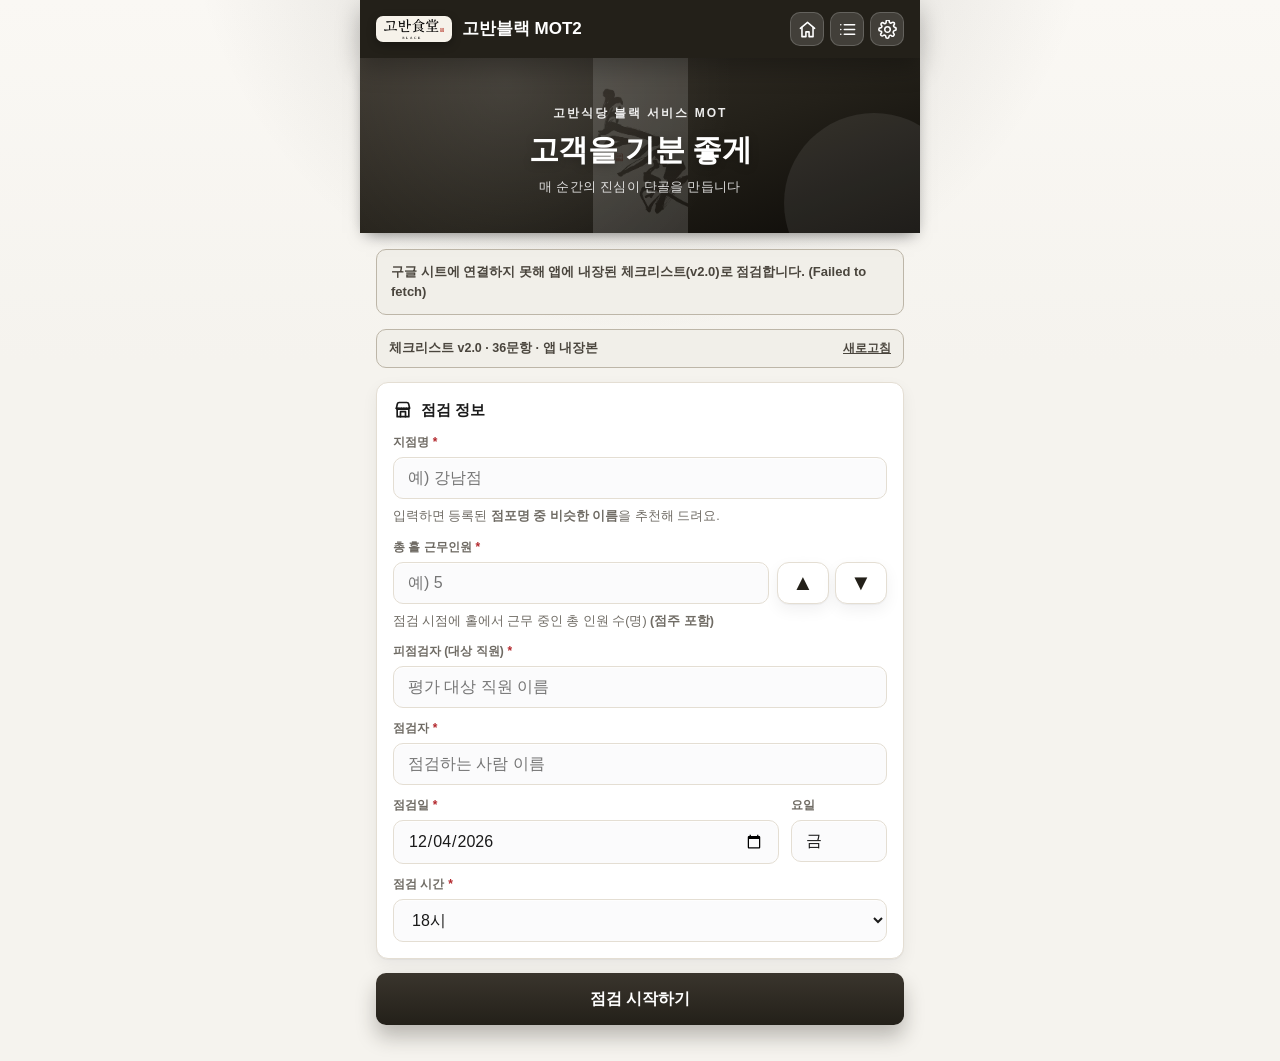
<file: index.html>
<!DOCTYPE html>
<html lang="ko">
<head>
<meta charset="UTF-8" />
<meta name="viewport" content="width=device-width, initial-scale=1.0, maximum-scale=1.0, user-scalable=no, viewport-fit=cover" />
<meta name="theme-color" content="#1c1a17" />
<meta name="mobile-web-app-capable" content="yes" />
<meta name="apple-mobile-web-app-capable" content="yes" />
<meta name="apple-mobile-web-app-status-bar-style" content="black-translucent" />
<meta name="apple-mobile-web-app-title" content="고반블랙 MOT2" />
<title>고반블랙 MOT2</title>
<link rel="manifest" href="manifest.webmanifest" />
<link rel="icon" type="image/png" sizes="192x192" href="assets/app-icon-192.png" />
<link rel="apple-touch-icon" href="assets/apple-touch-icon.png" />
<!-- ?v= 는 브라우저 캐시를 갱신하기 위한 표시입니다.
     ⚠️ 코드를 고쳐 배포할 때마다 아래 모든 v 값을 새 버전으로 함께 바꿔 주세요.
        (바꾸지 않으면 직원 휴대폰이 예전 파일을 계속 쓸 수 있습니다) -->
<link rel="stylesheet" href="css/app.css?v=2.0.2" />
</head>
<body>

<svg aria-hidden="true" style="position:absolute;width:0;height:0;overflow:hidden">
  <symbol id="i-home" viewBox="0 0 24 24"><path d="M3 10.5 12 3l9 7.5"/><path d="M5 9.5V21h5v-6h4v6h5V9.5"/></symbol>
  <symbol id="i-list" viewBox="0 0 24 24"><path d="M8 6h13M8 12h13M8 18h13"/><path d="M3.5 6h.01M3.5 12h.01M3.5 18h.01"/></symbol>
  <symbol id="i-settings" viewBox="0 0 24 24"><path d="M12 15.5a3.5 3.5 0 1 0 0-7 3.5 3.5 0 0 0 0 7Z"/><path d="M19.4 15a1.8 1.8 0 0 0 .36 1.98l.05.05a2 2 0 1 1-2.83 2.83l-.05-.05a1.8 1.8 0 0 0-1.98-.36 1.8 1.8 0 0 0-1.09 1.65V21a2 2 0 1 1-4 0v-.1a1.8 1.8 0 0 0-1.09-1.65 1.8 1.8 0 0 0-1.98.36l-.05.05a2 2 0 1 1-2.83-2.83l.05-.05A1.8 1.8 0 0 0 4.6 15a1.8 1.8 0 0 0-1.65-1.09H3a2 2 0 1 1 0-4h.1A1.8 1.8 0 0 0 4.75 8.8a1.8 1.8 0 0 0-.36-1.98l-.05-.05a2 2 0 1 1 2.83-2.83l.05.05a1.8 1.8 0 0 0 1.98.36A1.8 1.8 0 0 0 10.3 2.7V2a2 2 0 1 1 4 0v.1a1.8 1.8 0 0 0 1.09 1.65 1.8 1.8 0 0 0 1.98-.36l.05-.05a2 2 0 1 1 2.83 2.83l-.05.05a1.8 1.8 0 0 0-.36 1.98c.3.66.93 1.1 1.65 1.1H21a2 2 0 1 1 0 4h-.1A1.8 1.8 0 0 0 19.4 15Z"/></symbol>
  <symbol id="i-store" viewBox="0 0 24 24"><path d="M4 10h16l-1.2-5.2A2.3 2.3 0 0 0 16.6 3H7.4a2.3 2.3 0 0 0-2.2 1.8L4 10Z"/><path d="M5 10v10h14V10"/><path d="M9 20v-6h6v6"/><path d="M4 10c.5 1.4 2.5 1.4 3 0 .5 1.4 2.5 1.4 3 0 .5 1.4 2.5 1.4 3 0 .5 1.4 2.5 1.4 3 0 .5 1.4 2.5 1.4 3 0"/></symbol>
  <symbol id="i-shield" viewBox="0 0 24 24"><path d="M12 3 5 6v5.5c0 4.2 2.8 7.8 7 9.5 4.2-1.7 7-5.3 7-9.5V6l-7-3Z"/><path d="m9.5 12 1.8 1.8 3.7-4"/></symbol>
  <symbol id="i-result" viewBox="0 0 24 24"><path d="M4 19V5"/><path d="M8 17V9"/><path d="M12 17V7"/><path d="M16 17v-5"/><path d="M20 17v-3"/><path d="M3 19h18"/></symbol>
  <symbol id="i-send" viewBox="0 0 24 24"><path d="m22 2-7 20-4-9-9-4 20-7Z"/><path d="M22 2 11 13"/></symbol>
  <symbol id="i-download" viewBox="0 0 24 24"><path d="M12 3v12"/><path d="m7 10 5 5 5-5"/><path d="M5 21h14"/></symbol>
  <symbol id="i-note" viewBox="0 0 24 24"><path d="M6 3h9l3 3v15H6V3Z"/><path d="M14 3v4h4"/><path d="M8.5 12h7M8.5 16h5"/></symbol>
  <symbol id="i-alert" viewBox="0 0 24 24"><path d="M12 3 2.8 20h18.4L12 3Z"/><path d="M12 9v5"/><path d="M12 17.5h.01"/></symbol>
  <symbol id="i-refresh" viewBox="0 0 24 24"><path d="M20 11.5A8 8 0 1 1 17.7 6"/><path d="M20 3.5v5h-5"/></symbol>
  <symbol id="i-people" viewBox="0 0 24 24"><path d="M16 20v-1.5a4 4 0 0 0-4-4H6a4 4 0 0 0-4 4V20"/><path d="M9 10.5a3.5 3.5 0 1 0 0-7 3.5 3.5 0 0 0 0 7Z"/><path d="M22 20v-1.5a4 4 0 0 0-3-3.87"/><path d="M16 3.6a4 4 0 0 1 0 7.75"/></symbol>
</svg>

<div class="app">
  <div class="appbar" id="appbar">
    <button class="back" id="backBtn">‹</button>
    <div class="bar-brand">
      <img class="bar-logo" src="assets/black-logo-h.png" alt="고반식당 블랙" />
      <h1 id="barTitle">고반블랙 MOT2</h1>
    </div>
    <div class="app-actions" aria-label="상단 메뉴">
      <button class="icon-btn" data-go="home" title="홈"><span class="icon"><svg><use href="#i-home"></use></svg></span></button>
      <button class="icon-btn" data-go="history" title="점검 이력"><span class="icon"><svg><use href="#i-list"></use></svg></span></button>
      <button class="icon-btn" data-go="settings" title="설정"><span class="icon"><svg><use href="#i-settings"></use></svg></span></button>
    </div>
  </div>

  <!-- ================= 홈 ================= -->
  <section class="screen active" id="screen-home">
    <div class="inapp-warn" id="inappWarn" style="display:none;">
      <span class="ttl">⚠️ 메신저 안에서 열렸어요</span>
      카카오톡 등 메신저 인앱 브라우저에서는 <b>앱 설치가 안 되고, 앱이 제대로 동작하지 않을 수 있어요.</b>
      아래 버튼으로 <b>기본 브라우저(Chrome·Safari)</b>에서 열어주세요.
      <button class="btn" id="openExternalBtn">기본 브라우저로 열기</button>
      <div class="inapp-warn-ios" id="inappWarnIos" style="display:none;">아이폰은 화면 <b>오른쪽 아래(또는 위) 메뉴 → 'Safari로 열기'</b>를 눌러도 돼요.</div>
    </div>
    <div class="hero">
      <span class="hero-eyebrow">고반식당 블랙 서비스 MOT</span>
      <h2 class="hero-title">고객을 기분 좋게</h2>
      <p class="hero-sub">매 순간의 진심이 단골을 만듭니다</p>
    </div>

    <div id="homeNotice"></div>
    <div id="editBanner"></div>
    <div class="cl-badge" id="clBadge">체크리스트 불러오는 중…</div>

    <div class="card">
      <h2 class="card-title"><span class="icon"><svg><use href="#i-store"></use></svg></span>점검 정보</h2>
      <label class="field"><span>지점명 <i class="req">*</i></span>
        <input type="text" id="f-store" placeholder="예) 강남점" autocomplete="off" />
        <div id="storeSuggest" class="store-suggest" style="display:none;"></div>
        <div class="hint">입력하면 등록된 <b>점포명 중 비슷한 이름</b>을 추천해 드려요.</div></label>
      <label class="field"><span>총 홀 근무인원 <i class="req">*</i></span>
        <div class="num-row">
          <input type="number" id="f-staff" class="no-spin" min="0" max="99" inputmode="numeric" placeholder="예) 5" autocomplete="off" />
          <div class="num-step">
            <button type="button" class="num-btn" id="staffUp" aria-label="1 증가">▲</button>
            <button type="button" class="num-btn" id="staffDown" aria-label="1 감소">▼</button>
          </div>
        </div>
        <div class="hint">점검 시점에 홀에서 근무 중인 총 인원 수(명) <b>(점주 포함)</b></div></label>
      <label class="field"><span>피점검자 (대상 직원) <i class="req">*</i></span>
        <input type="text" id="f-target" placeholder="평가 대상 직원 이름" autocomplete="off" /></label>
      <label class="field"><span>점검자 <i class="req">*</i></span>
        <input type="text" id="f-inspector" placeholder="점검하는 사람 이름" autocomplete="off" /></label>
      <div class="btn-row" style="gap:12px;">
        <label class="field" style="flex:1;"><span>점검일 <i class="req">*</i></span>
          <input type="date" id="f-date" /></label>
        <label class="field" style="flex:0 0 96px;"><span>요일</span>
          <input type="text" id="f-weekday" readonly /></label>
      </div>
      <label class="field" style="margin-bottom:0;"><span>점검 시간 <i class="req">*</i></span>
        <select id="f-time"></select></label>
    </div>

    <button class="btn" id="startBtn">점검 시작하기</button>
    <p class="hint" id="resumeHint" style="display:none; text-align:center;"></p>
  </section>

  <!-- ================= 점검 ================= -->
  <section class="screen" id="screen-check">
    <div class="check-sticky">
      <div class="progress-wrap">
        <div class="progress-bar"><i id="progFill"></i></div>
        <div class="progress-meta"><span id="progText">0 / 0 항목</span><span id="progStore"></span></div>
      </div>
      <div class="stagenav" id="stagenav"></div>
    </div>
    <div id="itemList"></div>
    <div class="check-summary" id="checkSummary"></div>
    <button class="btn" id="toRulesBtn"><span class="icon"><svg><use href="#i-shield"></use></svg></span>절대 금지 10계명 점검 →</button>
    <p class="hint" style="text-align:center;">
      점검할 수 없었던 항목은 <b>해당없음</b>으로 표시하세요.
      <b>상황발생시</b> 문항은 그 상황이 실제로 있었을 때만 <b>발생함</b>으로 바꿔 판정하면 됩니다.</p>
  </section>

  <!-- ================= 10계명 ================= -->
  <section class="screen" id="screen-rules">
    <div class="card" style="background:var(--bad-bg); border-color:var(--bad);">
      <h2 style="margin:0;">🚫 절대 금지 행동 10계명</h2>
      <p class="hint" style="margin-top:6px;" id="ruleIntro">발생한 항목만 켜세요. 세부사항을 반드시 기록해 주세요.</p>
    </div>
    <div id="ruleList"></div>
    <label id="rulesAckRow" style="display:flex; align-items:center; gap:10px; padding:14px; margin-top:4px; background:var(--card); border:1px solid var(--line); border-radius:12px; cursor:pointer; font-weight:700;">
      <input type="checkbox" id="rulesAck" style="width:20px; height:20px; flex:none;" />
      <span>위 <b>10계명</b>을 모두 확인했습니다.</span>
    </label>
    <div class="check-summary" id="ruleSummary"></div>
    <div class="btn-row" style="margin-top:8px;">
      <button class="btn ghost" id="backToCheck">← 체크리스트</button>
      <button class="btn" id="toResultBtn" disabled><span class="icon"><svg><use href="#i-result"></use></svg></span>결과 보기 →</button>
    </div>
  </section>

  <!-- ================= 결과 ================= -->
  <section class="screen" id="screen-result">
    <div class="card score-card">
      <div class="score-num" id="r-score">0<small> / 100</small></div>
      <div class="grade" id="r-grade">-</div>
      <p class="cap-note" id="r-capnote" style="display:none;"></p>
      <div class="stat-row">
        <div class="stat"><b id="r-ok" style="color:var(--ok)">0</b><span>○ 이행</span></div>
        <div class="stat"><b id="r-tri" style="color:var(--warn)">0</b><span>△ 미흡</span></div>
        <div class="stat"><b id="r-x" style="color:var(--bad)">0</b><span>✕ 불이행</span></div>
        <div class="stat"><b id="r-na" style="color:var(--sub)">0</b><span>해당없음</span></div>
      </div>
      <div class="calc-line" id="r-calc"></div>
      <div class="rate-box" id="r-rate"></div>
      <div id="r-recheck"></div>
    </div>

    <div class="card">
      <h2 class="card-title"><span class="icon"><svg><use href="#i-people"></use></svg></span>개인 · 매장공통</h2>
      <div class="split-row" id="r-split"></div>
      <p class="hint" style="margin-bottom:0;">매장공통 항목은 홀 전체가 함께 만드는 장면입니다. 점수가 낮으면 개인 교육보다 <b>매장 운영 방식</b>을 먼저 살펴보세요.</p>
    </div>

    <div class="card">
      <h2 class="card-title"><span class="icon"><svg><use href="#i-result"></use></svg></span>단계별 점수</h2>
      <div id="r-stages"></div>
      <div id="r-penalty"></div>
    </div>

    <div class="card" id="r-deduct-card" style="display:none;">
      <h2 class="card-title"><span class="icon"><svg><use href="#i-alert"></use></svg></span>점수가 깎인 항목</h2>
      <ul class="bd-list" id="r-deducts"></ul>
    </div>

    <div class="card">
      <h2 class="card-title"><span class="icon"><svg><use href="#i-note"></use></svg></span>종합 코멘트</h2>
      <textarea id="r-comment" rows="3" placeholder="점검 총평, 개선 요청 사항 등을 적어 주세요"></textarea>
    </div>

    <button class="btn" id="sendBtn"><span class="icon"><svg><use href="#i-send"></use></svg></span>구글 시트로 결과 전송</button>
    <p class="hint" id="sendHint" style="text-align:center;"></p>
    <div class="result-actions">
      <button class="btn secondary" id="csvBtn"><span class="icon"><svg><use href="#i-download"></use></svg></span>CSV 저장</button>
      <button class="btn secondary" id="finishBtn"><span class="icon"><svg><use href="#i-home"></use></svg></span>저장하고 처음으로</button>
    </div>
  </section>

  <!-- ================= 이력 ================= -->
  <section class="screen" id="screen-history">
    <button class="btn secondary" id="onlineHistBtn" style="margin-bottom:12px;">🌐 온라인 점검이력 확인 (구글 시트)</button>
    <div id="onlineHistList" style="display:none;">
      <input type="text" id="onlineSearch" placeholder="🔍 매장명 검색" autocomplete="off" style="margin-bottom:10px;" />
      <div id="onlineHistItems"></div>
    </div>
    <div id="histList"></div>
  </section>

  <!-- ================= 설정 ================= -->
  <section class="screen" id="screen-settings">
    <div class="card">
      <h2 class="card-title"><span class="icon"><svg><use href="#i-home"></use></svg></span>스마트폰·PC에 설치</h2>
      <p class="hint" style="margin-top:0;">이 점검 앱을 <b>스마트폰이나 PC에 설치</b>하면 일반 앱처럼 아이콘으로 바로 실행할 수 있습니다.</p>
      <button class="btn" id="installBtn" style="margin-top:12px;"><span class="icon"><svg><use href="#i-home"></use></svg></span>설치하기</button>
      <div class="hint safe-note">
        🔒 <b>안심하고 설치하세요.</b> 이 앱은 별도의 프로그램을 내려받는 것이 아니라, <b>웹페이지를 아이콘처럼 등록</b>하는 방식입니다.
        스마트폰·PC에 접근하거나 개인정보를 수집하지 않으며, 점검 기록은 <b>이 기기와 회사 구글 시트에만</b> 저장됩니다.
        언제든 아이콘을 삭제하면 완전히 제거됩니다.
      </div>
      <div class="hint shortcut-guide" id="shortcutGuide">
        ⚠️ <b>카카오톡·메신저로 받은 링크</b>는 먼저 <b>Chrome / Safari로 열기</b> 후 진행하세요. (메신저 인앱 브라우저는 설치가 제한됩니다)<br>
        <b>iPhone Safari</b>: 공유 버튼 → 홈 화면에 추가<br>
        <b>Android Chrome</b>: 오른쪽 위 메뉴 → 앱 설치<br>
        <b>PC Chrome·Edge</b>: 주소창 오른쪽 <b>설치 아이콘</b>(⊕) 클릭<br>
        브라우저가 자동 설치를 지원하면 위의 <b>설치하기</b> 버튼으로 바로 설치할 수 있습니다.
      </div>
    </div>
    <div class="card">
      <h2 class="card-title"><span class="icon"><svg><use href="#i-note"></use></svg></span>점검 화면</h2>
      <label class="switch-row">
        <input type="checkbox" id="s-critFold" />
        <span><b>판정 기준을 접어 두기</b><br>
          <span class="hint" style="margin:0;">끄면 문항마다 이행·미흡·불이행 기준이 항상 펼쳐진 채로 보입니다. (기본: 펼침)</span></span>
      </label>
    </div>
    <div class="card">
      <h2 class="card-title"><span class="icon"><svg><use href="#i-list"></use></svg></span>체크리스트</h2>
      <div class="cl-badge" id="clBadge2" style="margin-bottom:12px;">-</div>
      <button class="btn secondary btn-sm" id="reloadClBtn"><span class="icon"><svg><use href="#i-refresh"></use></svg></span>구글 시트에서 다시 불러오기</button>
      <p class="hint">문항·배점·판정 기준은 모두 구글 시트에서 관리합니다. 시트를 고친 뒤 이 버튼을 누르면 즉시 반영됩니다.</p>
      <p class="hint" id="clSheetLink"></p>
    </div>
    <div class="card">
      <h2 class="card-title"><span class="icon"><svg><use href="#i-settings"></use></svg></span>구글 시트 연동</h2>
      <label class="field"><span>Apps Script 배포 URL</span>
        <input type="text" id="s-url" placeholder="https://script.google.com/macros/s/.../exec" autocomplete="off" /></label>
      <div class="btn-row">
        <button class="btn secondary btn-sm" id="saveUrlBtn">저장</button>
        <button class="btn secondary btn-sm" id="testUrlBtn">연결 확인</button>
      </div>
      <p class="hint" id="urlHint">결과 시트 <b>MOT_고반블랙_점검결과_V2</b>에 붙인 Apps Script의 배포 주소(.../exec)를 입력하세요.</p>
      <p class="hint" id="resultSheetLink"></p>
    </div>
    <div class="card">
      <h2 class="card-title"><span class="icon"><svg><use href="#i-home"></use></svg></span>앱 정보</h2>
      <p class="hint" style="margin-top:0;">버전 <b id="s-version">-</b> · <button class="crit-toggle" id="openChangelog" style="margin:0;">변경 이력 보기</button></p>
      <button class="btn secondary btn-sm" id="updateAppBtn" style="margin-top:8px;"><span class="icon"><svg><use href="#i-refresh"></use></svg></span>앱 최신 버전 받기</button>
      <p class="hint">화면이 예전 그대로이거나 이상하게 보일 때 누르세요. 앱을 새로 내려받아 다시 시작합니다.</p>
      <button class="btn secondary btn-sm" id="clearCacheBtn" style="margin-top:12px;">저장된 체크리스트 사본 지우기</button>
      <p class="hint">문제가 생겼을 때만 사용하세요. 다음 실행 시 구글 시트에서 새로 받아옵니다.</p>
    </div>
  </section>

  <!-- ================= 변경 이력 ================= -->
  <section class="screen" id="screen-changelog">
    <div id="changelogList"></div>
  </section>
</div>

<div class="toast" id="toast"></div>

<script src="js/config.js?v=2.0.2"></script>
<script src="js/checklist-seed.js?v=2.0.2"></script>
<script src="js/storage.js?v=2.0.2"></script>
<script src="js/api.js?v=2.0.2"></script>
<script src="js/scoring.js?v=2.0.2"></script>
<script src="js/checklist-loader.js?v=2.0.2"></script>
<script src="js/app.js?v=2.0.2"></script>
</body>
</html>
</file>
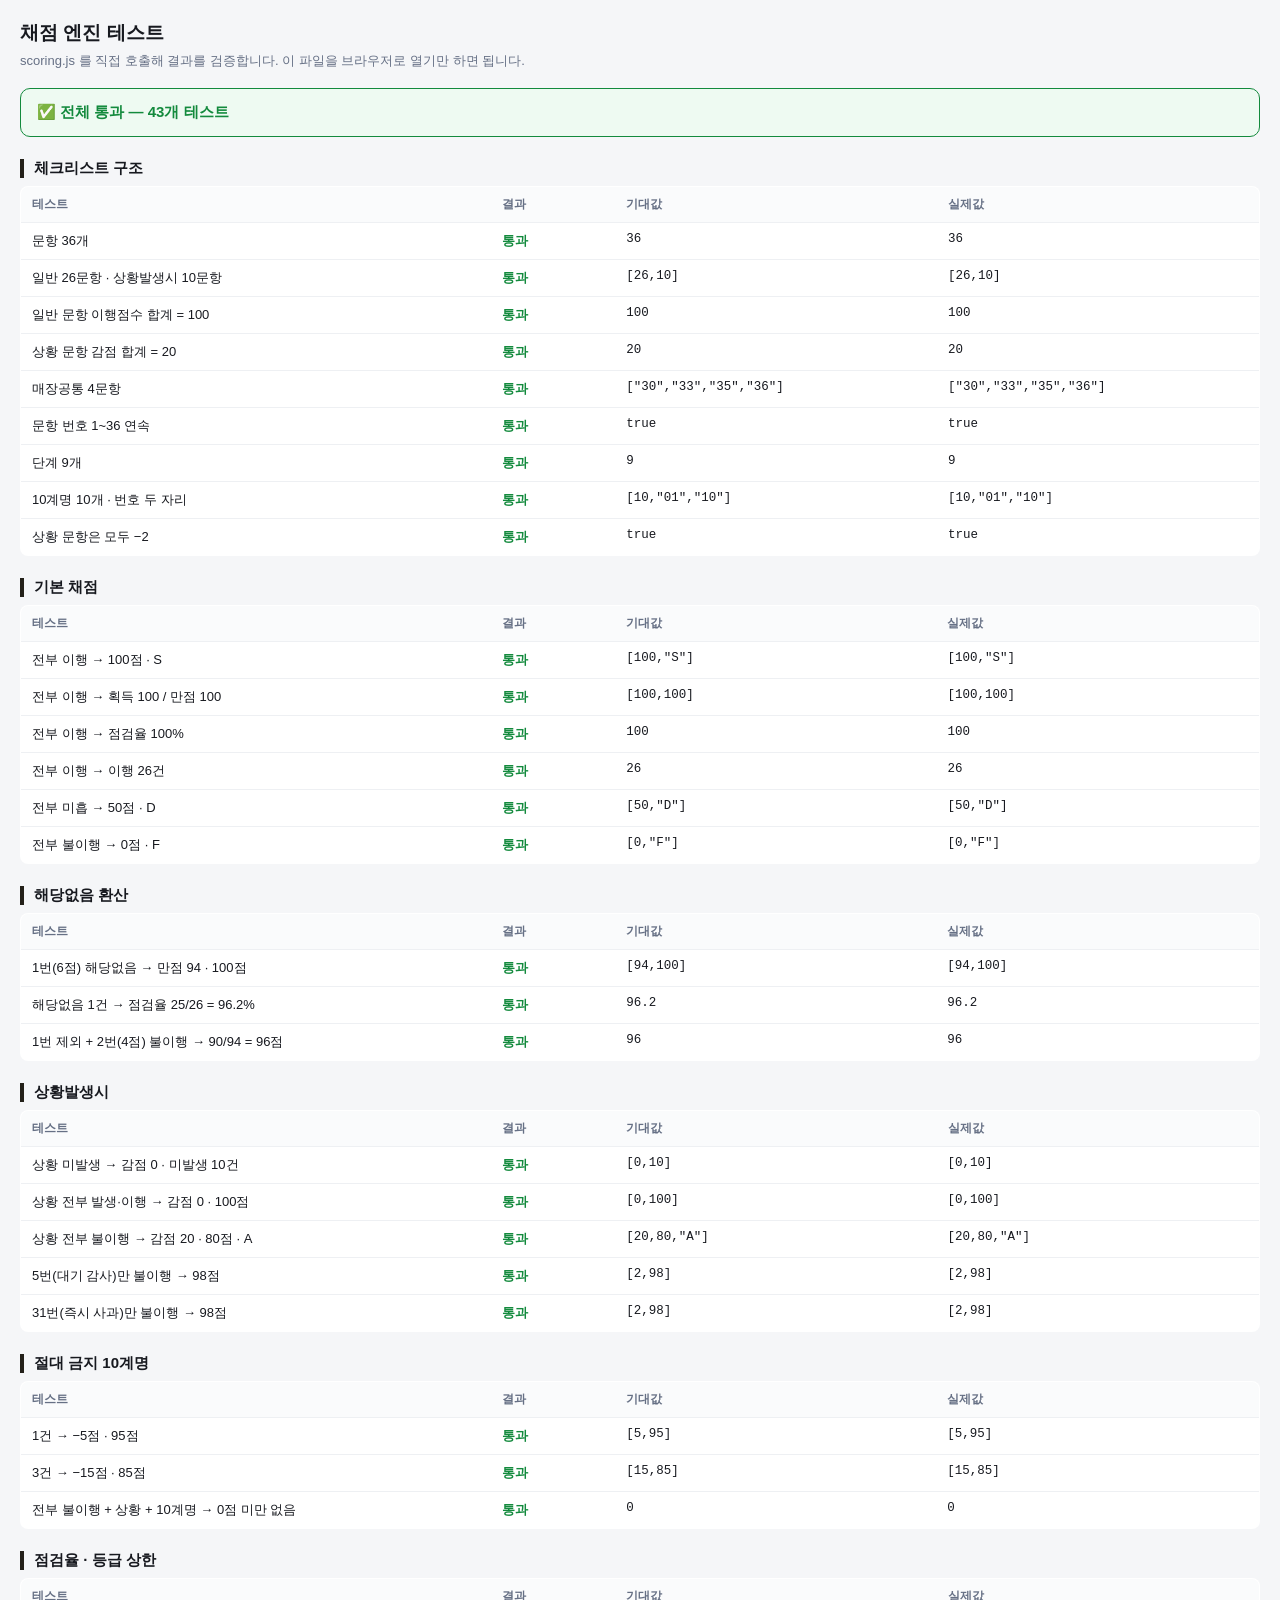
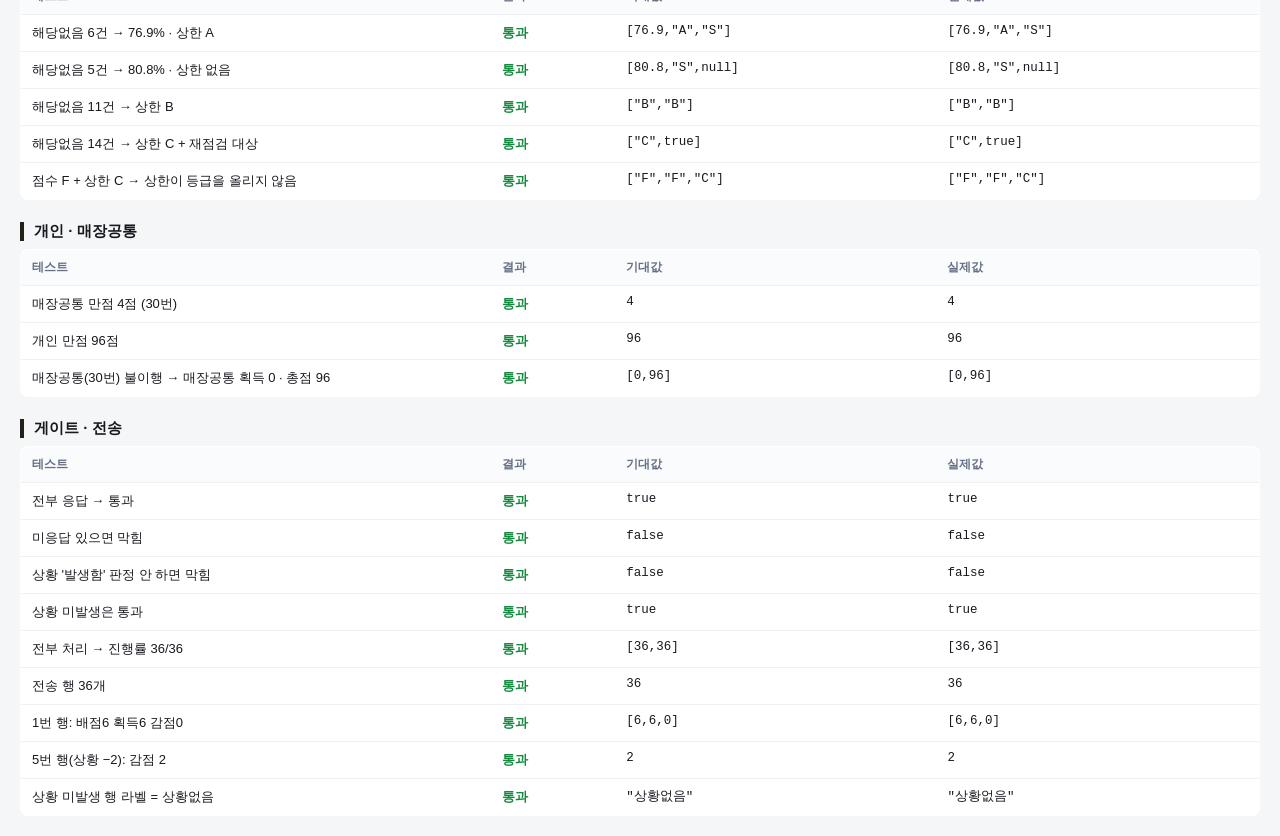
<file: test/scoring.test.html>
<!DOCTYPE html>
<html lang="ko">
<head>
<meta charset="UTF-8" />
<meta name="viewport" content="width=device-width, initial-scale=1" />
<title>채점 엔진 테스트 — 고반식당 블랙 MOT V2</title>
<style>
  body{font-family:-apple-system,"Malgun Gothic",sans-serif; margin:0; padding:20px; background:#f5f6f8; color:#17191f; font-size:14px;}
  h1{font-size:19px; margin:0 0 6px;} .sub{color:#667085; font-size:13px; margin:0 0 18px;}
  .sum{padding:14px 16px; border-radius:10px; font-weight:800; margin-bottom:16px; font-size:15px;}
  .sum.pass{background:#eefaf2; color:#138a3d; border:1px solid #138a3d;}
  .sum.fail{background:#fff0f0; color:#d32222; border:1px solid #d32222;}
  h2{font-size:15px; margin:22px 0 8px; padding-left:10px; border-left:4px solid #232019;}
  table{border-collapse:collapse; width:100%; background:#fff; border:1px solid #e6e8ed; border-radius:8px; overflow:hidden;}
  th,td{padding:9px 11px; text-align:left; border-bottom:1px solid #eef0f3; font-size:13px; vertical-align:top;}
  th{background:#fafbfc; font-size:12px; color:#667085;}
  tr:last-child td{border-bottom:none;}
  .ok{color:#138a3d; font-weight:800;} .ng{color:#d32222; font-weight:800;}
  td.exp,td.got{font-family:ui-monospace,Consolas,monospace; font-size:12.5px;}
  tr.bad{background:#fff7f7;}
</style>
</head>
<body>
<h1>채점 엔진 테스트</h1>
<p class="sub">scoring.js 를 직접 호출해 결과를 검증합니다. 이 파일을 브라우저로 열기만 하면 됩니다.</p>
<div class="sum" id="sum">실행 중…</div>
<div id="out"></div>

<script src="../js/config.js"></script>
<script src="../js/checklist-seed.js"></script>
<script src="../js/scoring.js"></script>
<script>
var CL = MOT.seed, S = MOT.scoring, CFG = MOT.config;
var groups = [], cur = null;
function group(t){ cur = {title:t, rows:[]}; groups.push(cur); }
function check(name, expected, actual){
  var exp = JSON.stringify(expected), got = JSON.stringify(actual);
  cur.rows.push({ name:name, pass: exp === got, exp:exp, got:got });
}
function answersAll(value){
  var a = {};
  CL.items.forEach(function(it){ if (!S.isSituational(it)) a[it.no] = { value:value }; });
  return a;
}
function situAll(value){
  var a = {};
  CL.items.forEach(function(it){ if (S.isSituational(it)) a[it.no] = { occurred:true, value:value }; });
  return a;
}
function merge(){
  var out = {};
  for (var i=0;i<arguments.length;i++) for (var k in arguments[i]) out[k] = arguments[i][k];
  return out;
}
function naCount(n){
  var a = answersAll("O"), c = 0;
  CL.items.forEach(function(it){ if (!S.isSituational(it) && c < n){ a[it.no] = { value:"N" }; c++; } });
  return a;
}
function run(answers, ruleState){ return S.compute(CL, answers, ruleState || {}, CFG); }

/* ---------- 체크리스트 구조 ---------- */
group("체크리스트 구조");
var normals = CL.items.filter(function(i){ return !S.isSituational(i); });
var situs   = CL.items.filter(S.isSituational);
check("문항 36개", 36, CL.items.length);
check("일반 26문항 · 상황발생시 10문항", [26, 10], [normals.length, situs.length]);
check("일반 문항 이행점수 합계 = 100", 100, normals.reduce(function(s,i){ return s+i.scoreO; }, 0));
check("상황 문항 감점 합계 = 20", 20, situs.reduce(function(s,i){ return s+Math.abs(i.scoreX); }, 0));
check("매장공통 4문항", ["30","33","35","36"],
      CL.items.filter(function(i){ return i.who === "매장공통"; }).map(function(i){ return i.no; }));
check("문항 번호 1~36 연속", true,
      CL.items.every(function(it, idx){ return it.no === String(idx+1); }));
check("단계 9개", 9, CL.stages.length);
check("10계명 10개 · 번호 두 자리", [10, "01", "10"],
      [CL.rules.length, CL.rules[0].no, CL.rules[9].no]);
check("상황 문항은 모두 −2", true, situs.every(function(i){ return i.scoreX === -2; }));

/* ---------- 기본 채점 ---------- */
group("기본 채점");
var rAllOk = run(answersAll("O"));
check("전부 이행 → 100점 · S", [100,"S"], [rAllOk.score, rAllOk.grade]);
check("전부 이행 → 획득 100 / 만점 100", [100,100], [rAllOk.normalGot, rAllOk.normalMax]);
check("전부 이행 → 점검율 100%", 100, Math.round(rAllOk.inspectRate));
check("전부 이행 → 이행 26건", 26, rAllOk.ok);
check("전부 미흡 → 50점 · D", [50,"D"], (function(){ var r=run(answersAll("T")); return [r.score,r.grade]; })());
check("전부 불이행 → 0점 · F", [0,"F"], (function(){ var r=run(answersAll("X")); return [r.score,r.grade]; })());

/* ---------- 해당없음 환산 ---------- */
group("해당없음 환산");
var na1 = answersAll("O"); na1["1"] = { value:"N" };
var rNa = run(na1);
check("1번(6점) 해당없음 → 만점 94 · 100점", [94,100], [rNa.normalMax, rNa.score]);
check("해당없음 1건 → 점검율 25/26 = 96.2%", 96.2, Math.round(rNa.inspectRate*10)/10);
var naMix = answersAll("O"); naMix["1"] = { value:"N" }; naMix["2"] = { value:"X" };
check("1번 제외 + 2번(4점) 불이행 → 90/94 = 96점", 96, run(naMix).score);

/* ---------- 상황발생시 ---------- */
group("상황발생시");
check("상황 미발생 → 감점 0 · 미발생 10건", [0,10],
      (function(){ var r=run(answersAll("O")); return [r.situPenalty, r.situNotOccurred]; })());
check("상황 전부 발생·이행 → 감점 0 · 100점", [0,100],
      (function(){ var r=run(merge(answersAll("O"), situAll("O"))); return [r.situPenalty, r.score]; })());
check("상황 전부 불이행 → 감점 20 · 80점 · A", [20,80,"A"],
      (function(){ var r=run(merge(answersAll("O"), situAll("X"))); return [r.situPenalty, r.score, r.grade]; })());
var one = merge(answersAll("O"), {}); one["5"] = { occurred:true, value:"X" };
check("5번(대기 감사)만 불이행 → 98점", [2,98],
      (function(){ var r=run(one); return [r.situPenalty, r.score]; })());
var two = merge(answersAll("O"), {}); two["31"] = { occurred:true, value:"X" };
check("31번(즉시 사과)만 불이행 → 98점", [2,98],
      (function(){ var r=run(two); return [r.situPenalty, r.score]; })());

/* ---------- 10계명 ---------- */
group("절대 금지 10계명");
check("1건 → −5점 · 95점", [5,95],
      (function(){ var r=run(answersAll("O"), {"01":{occurred:true}}); return [r.rulePenalty, r.score]; })());
check("3건 → −15점 · 85점", [15,85],
      (function(){ var r=run(answersAll("O"), {"01":{occurred:true},"07":{occurred:true},"10":{occurred:true}});
                   return [r.rulePenalty, r.score]; })());
check("전부 불이행 + 상황 + 10계명 → 0점 미만 없음", 0,
      run(merge(answersAll("X"), situAll("X")), {"01":{occurred:true},"02":{occurred:true}}).score);

/* ---------- 점검율 · 등급 상한 (분모 21) ---------- */
group("점검율 · 등급 상한");
check("해당없음 6건 → 76.9% · 상한 A", [76.9,"A","S"],
      (function(){ var r=run(naCount(6)); return [Math.round(r.inspectRate*10)/10, r.grade, r.gradeBeforeCap]; })());
check("해당없음 5건 → 80.8% · 상한 없음", [80.8,"S",null],
      (function(){ var r=run(naCount(5)); return [Math.round(r.inspectRate*10)/10, r.grade, r.gradeCap]; })());
check("해당없음 11건 → 상한 B", ["B","B"],
      (function(){ var r=run(naCount(11)); return [r.grade, r.gradeCap]; })());
check("해당없음 14건 → 상한 C + 재점검 대상", ["C",true],
      (function(){ var r=run(naCount(14)); return [r.grade, r.needsRecheck]; })());
var lowCapped = naCount(14);
CL.items.forEach(function(it){ if (!S.isSituational(it) && lowCapped[it.no].value !== "N") lowCapped[it.no] = { value:"X" }; });
check("점수 F + 상한 C → 상한이 등급을 올리지 않음", ["F","F","C"],
      (function(){ var r=run(lowCapped); return [r.grade, r.gradeBeforeCap, r.gradeCap]; })());

/* ---------- 개인 · 매장공통 ---------- */
group("개인 · 매장공통");
check("매장공통 만점 4점 (30번)", 4, rAllOk.commonMax);
check("개인 만점 96점", 96, rAllOk.personalMax);
var common0 = answersAll("O"); ["30"].forEach(function(n){ common0[n] = { value:"X" }; });
check("매장공통(30번) 불이행 → 매장공통 획득 0 · 총점 96", [0,96],
      (function(){ var r=run(common0); return [r.commonGot, r.score]; })());

/* ---------- 게이트 · 전송 행 ---------- */
group("게이트 · 전송");
check("전부 응답 → 통과", true, S.validate(CL, answersAll("O")).ok);
check("미응답 있으면 막힘", false, S.validate(CL, {"1":{value:"O"}}).ok);
check("상황 '발생함' 판정 안 하면 막힘", false,
      S.validate(CL, merge(answersAll("O"), {"4":{occurred:true}})).ok);
check("상황 미발생은 통과", true, S.validate(CL, answersAll("O")).ok);
check("전부 처리 → 진행률 36/36", [36,36],
      (function(){ var p = S.progress(CL, answersAll("O")); return [p.done,p.total]; })());
var rows = S.itemRows(CL, merge(answersAll("O"), situAll("X")));
check("전송 행 36개", 36, rows.length);
check("1번 행: 배점6 획득6 감점0", [6,6,0],
      (function(){ var r = rows.find(function(x){return x.no==="1";}); return [r.max,r.got,r.penalty]; })());
check("5번 행(상황 −2): 감점 2", 2, rows.find(function(x){ return x.no==="5"; }).penalty);
check("상황 미발생 행 라벨 = 상황없음", "상황없음",
      S.itemRows(CL, answersAll("O")).find(function(x){ return x.no==="4"; }).label);

/* ---------- 출력 ---------- */
var all = groups.reduce(function(a,g){ return a.concat(g.rows); }, []);
var pass = all.filter(function(r){ return r.pass; }).length;
var sum = document.getElementById("sum");
sum.className = "sum " + (pass === all.length ? "pass" : "fail");
sum.textContent = pass === all.length
  ? "✅ 전체 통과 — " + all.length + "개 테스트"
  : "❌ 실패 " + (all.length - pass) + "건 / 전체 " + all.length + "개";
document.getElementById("out").innerHTML = groups.map(function(g){
  return '<h2>'+g.title+'</h2><table><thead><tr><th style="width:38%">테스트</th><th style="width:10%">결과</th><th>기대값</th><th>실제값</th></tr></thead><tbody>'
    + g.rows.map(function(r){
        return '<tr class="'+(r.pass?"":"bad")+'"><td>'+r.name+'</td>'
          + '<td class="'+(r.pass?"ok":"ng")+'">'+(r.pass?"통과":"실패")+'</td>'
          + '<td class="exp">'+r.exp+'</td><td class="got">'+r.got+'</td></tr>';
      }).join("") + '</tbody></table>';
}).join("");
</script>
</body>
</html>
</file>
<file: css/app.css>
/* ============================================================
   고반식당 블랙 MOT 점검 V2 — 스타일

   [브랜딩 규칙]
   · 순수 블랙 & 화이트 — 먹/백/그레이만 사용하고 유채색 액센트를 쓰지 않습니다
   · 고반식당(일반 브랜드)의 붉은 인장은 사용하지 않습니다 — 고반블랙 전용 자산만 씁니다
   · 상황발생시는 회색 + 점선, 매장공통은 먹색 채움 배지로 구분합니다 (색이 아닌 형태로 구분)
   · 이행/미흡/불이행 판정색만 기능상 최소한으로 쓰되 V1처럼 채도를 낮춘 톤을 씁니다
   ============================================================ */

:root{
  --bg:#f5f3ee; --card:#ffffff; --ink:#1a1a1a; --sub:#6f6b64; --line:#e4ded3;
  --brand:#232019; --brand-d:#0c0a07; --brand-soft:#efece5; --on-brand:#ffffff; --brand-ink:#232019;
  --ok:#2f7d46; --ok-bg:#eef5f0; --warn:#b06a1e; --warn-bg:#f9f1e5; --bad:#b3282d; --bad-bg:#fbecec;
  --gold:#8a7a55; --gold-bg:#f3f0e8; --nav:#fbfaf7;
  --situ:#4a453d; --situ-bg:#f1efe9; --situ-line:#bdb6a8;       /* 상황발생시 (그레이) */
  --common:#232019; --common-bg:#e6e2d8;                         /* 매장공통 (먹색) */
  --shadow:0 12px 30px rgba(20,24,32,.08),0 1px 2px rgba(20,24,32,.05);
  --shadow-sm:0 6px 16px rgba(20,24,32,.06),0 1px 1px rgba(20,24,32,.04);
  --radius:12px; --radius-sm:8px;
}
@media (prefers-color-scheme: dark){
  :root{ --bg:#1c1b19; --card:#262523; --ink:#f2efe8; --sub:#b0aca3; --line:#38352f;
    --brand:#ece7dc; --brand-d:#d6d0c3; --brand-soft:#302e29; --on-brand:#1a1815; --brand-ink:#ece7dc;
    --ok:#58c47e; --ok-bg:#172a1e; --warn:#e0a44e; --warn-bg:#33280f; --bad:#ef6a6f; --bad-bg:#3a1f1f;
    --gold:#cbbd93; --gold-bg:#302c22; --nav:#211f1d;
    --situ:#cfc9bd; --situ-bg:#2c2a26; --situ-line:#4f4b43;
    --common:#ece7dc; --common-bg:#3a3733; }
}

*{box-sizing:border-box; -webkit-tap-highlight-color:transparent;}
html,body{margin:0;padding:0;}
body{
  font-family:-apple-system,BlinkMacSystemFont,"Apple SD Gothic Neo","Malgun Gothic","맑은 고딕",Roboto,"Noto Sans KR",sans-serif;
  background:
    radial-gradient(circle at 50% -12%, rgba(35,32,25,.18), transparent 34%),
    linear-gradient(180deg,#faf8f4 0%,var(--bg) 34%,var(--bg) 100%);
  color:var(--ink); line-height:1.5; -webkit-font-smoothing:antialiased; font-size:16px;
  padding-bottom:env(safe-area-inset-bottom);
  /* 한글은 어절 단위로 줄바꿈 — 낱글자가 쪼개지지 않게 */
  word-break:keep-all; overflow-wrap:break-word;
}
.app{max-width:560px; margin:0 auto; min-height:100vh; position:relative;
  background:linear-gradient(180deg,rgba(255,255,255,.55),rgba(255,255,255,0) 260px);}

/* ---------- 상단바 ---------- */
.appbar{
  position:sticky; top:0; z-index:50; color:var(--on-brand);
  padding:calc(env(safe-area-inset-top) + 12px) 16px 12px; display:flex; align-items:center; gap:10px;
  background:var(--brand); box-shadow:0 10px 24px rgba(0,0,0,.28);
}
/* 홈 화면에서는 자리까지 비워 제목이 잘리지 않게 합니다 (visibility 대신 display) */
.appbar .back{width:32px; height:32px; font-size:26px; background:rgba(255,255,255,.1); border:1px solid rgba(255,255,255,.14);
  border-radius:9px; color:var(--on-brand); padding:0; cursor:pointer; line-height:1; display:none;}
.appbar.has-back .back{display:block;}
.bar-brand{display:flex; align-items:center; gap:10px; min-width:0; flex:1;}
.bar-logo{height:26px; width:auto; max-width:118px; border-radius:7px; background:#f6f2ea; padding:3px 8px; object-fit:contain; box-shadow:0 3px 10px rgba(0,0,0,.3);}
.appbar h1{font-size:17px; font-weight:800; margin:0; flex:1; overflow:hidden; text-overflow:ellipsis; white-space:nowrap;}
.app-actions{display:flex; align-items:center; gap:6px; flex:0 0 auto;}
.icon-btn{width:34px; height:34px; display:inline-flex; align-items:center; justify-content:center; color:#fff;
  background:rgba(255,255,255,.14); border:1px solid rgba(255,255,255,.18); border-radius:10px; cursor:pointer; padding:0; font-family:inherit;}
.icon-btn .icon{width:19px; height:19px;}
.icon-btn:active{transform:scale(.96);}

.screen{display:none; padding:16px 16px 36px; animation:fade .18s ease;}
.screen.active{display:block;}
@keyframes fade{from{opacity:0; transform:translateY(4px);} to{opacity:1; transform:none;}}

/* ---------- 공통 요소 ---------- */
.card{background:var(--card); border:1px solid var(--line); border-radius:var(--radius); padding:16px; margin-bottom:14px; box-shadow:var(--shadow-sm);}
.card h2{font-size:15px; margin:0 0 12px;}
.card-title{display:flex; align-items:center; gap:8px;}
.icon{display:inline-flex; width:20px; height:20px; align-items:center; justify-content:center; color:currentColor; flex:0 0 auto;}
.icon svg{display:block; width:100%; height:100%; stroke:currentColor; fill:none; stroke-width:2; stroke-linecap:round; stroke-linejoin:round;}

.hero{position:relative; overflow:hidden; margin:-16px -16px 16px; padding:42px 22px 36px; text-align:center; color:#fff;
  background:
    radial-gradient(circle at 26% 14%, rgba(255,255,255,.10), transparent 52%),
    linear-gradient(160deg,#3a352d 0%, var(--brand) 55%, #0c0a07 100%);
  box-shadow:0 6px 16px -6px rgba(0,0,0,.55);}
.hero::before{content:""; position:absolute; inset:0;
  background:url("../assets/black-hero.png") center/contain no-repeat; opacity:.14; pointer-events:none;}
.hero::after{content:""; position:absolute; right:-44px; bottom:-60px; width:180px; height:180px; border-radius:50%; background:rgba(255,255,255,.08);}
.hero-eyebrow{position:relative; display:inline-block; font-size:12px; font-weight:700; letter-spacing:2px; opacity:.92; margin:0 0 10px;}
.hero-title{position:relative; margin:0; font-size:30px; font-weight:900; letter-spacing:-.5px; line-height:1.2; text-shadow:0 2px 10px rgba(0,0,0,.28);}
.hero-sub{position:relative; margin:10px 0 0; font-size:12.5px; opacity:.85; letter-spacing:.3px;}

label.field{display:block; margin-bottom:11px;}
label.field:last-child{margin-bottom:0;}
.field > span{display:block; font-size:12px; color:var(--sub); margin-bottom:6px; font-weight:800;}
input[type=text], input[type=date], input[type=number], textarea, select{
  width:100%; padding:11px 14px; border:1px solid var(--line); border-radius:10px;
  background:#fbfbfc; color:var(--ink); font-size:16px; font-family:inherit; box-shadow:inset 0 1px 0 rgba(255,255,255,.7);}
textarea{resize:vertical; min-height:60px;}
input:focus,textarea:focus,select:focus{outline:2px solid rgba(35,32,25,.18); border-color:var(--brand); background:#fff;}
.req{color:var(--bad);}
.hint{font-size:12.5px; color:var(--sub); margin-top:8px; line-height:1.55;}

.chips{display:flex; flex-wrap:wrap; gap:8px;}
.chip{padding:9px 13px; border:1px solid var(--line); border-radius:10px; background:#fbfbfc; color:var(--ink);
  font-size:14px; font-weight:700; cursor:pointer; user-select:none; transition:.12s; text-align:center;}
.chip.on{background:linear-gradient(180deg,#3a352d,var(--brand)); border-color:var(--brand); color:var(--on-brand); font-weight:800; box-shadow:0 7px 14px rgba(35,32,25,.28);}
.radio-row{display:flex; gap:10px;}
.radio-row .chip{flex:1;}

.btn{display:flex; align-items:center; justify-content:center; gap:8px; width:100%; padding:16px; border:none; border-radius:10px;
  background:linear-gradient(180deg,#3a352d,var(--brand)); color:var(--on-brand); font-size:16px; font-weight:850; cursor:pointer;
  font-family:inherit; transition:.12s; box-shadow:0 12px 20px rgba(35,32,25,.28);
  white-space:nowrap; line-height:1.25;}
.btn:active{transform:scale(.985);}
.btn.secondary{background:var(--card); color:var(--ink); border:1px solid var(--line); box-shadow:var(--shadow-sm);}
.btn.ghost{background:#fff; color:var(--brand); border:1px solid rgba(35,32,25,.35); box-shadow:none;}
.btn:disabled{opacity:.5; cursor:not-allowed;}
.btn-row{display:flex; gap:10px;}
.btn-row .btn{margin:0; min-width:0;}
/* 결과 화면 하단 버튼 — 글자가 길어 좁은 화면에서 잘리지 않도록 세로로 쌓습니다 */
.result-actions{display:flex; flex-direction:column; gap:10px; margin-top:10px;}
.btn-sm{padding:10px 12px; font-size:13.5px; border-radius:9px; box-shadow:none;}

.num-row{display:flex; gap:8px; align-items:stretch;}
.num-row input{flex:1;}
input[type=number].no-spin{-moz-appearance:textfield;}
input[type=number].no-spin::-webkit-outer-spin-button,input[type=number].no-spin::-webkit-inner-spin-button{-webkit-appearance:none; margin:0;}
.num-step{display:flex; gap:6px; flex:0 0 auto;}
.num-btn{width:52px; border:1px solid var(--line); border-radius:12px; background:var(--card); color:var(--brand); font-size:22px;
  font-weight:900; line-height:1; cursor:pointer; font-family:inherit; display:flex; align-items:center; justify-content:center; user-select:none; box-shadow:var(--shadow-sm);}
.num-btn:active{background:var(--brand); color:var(--on-brand); border-color:var(--brand);}

/* ---------- 체크리스트 상태 배너 ---------- */
.cl-badge{display:flex; align-items:center; gap:8px; justify-content:center; margin:0 0 14px; padding:9px 12px;
  border-radius:10px; font-size:12.5px; font-weight:700; border:1px solid var(--line); background:var(--card); color:var(--sub);}
.cl-badge.ok{border-color:rgba(19,138,61,.28); background:var(--ok-bg); color:var(--ok);}
.cl-badge.warn{border-color:var(--situ-line); background:var(--situ-bg); color:var(--situ);}
.cl-badge.error{border-color:var(--bad); background:var(--bad-bg); color:var(--bad);}
.cl-badge button{margin-left:auto; flex:0 0 auto; background:none; border:none; color:inherit; font:inherit; font-size:12px;
  font-weight:800; text-decoration:underline; cursor:pointer; padding:0;}
.notice{margin:0 0 14px; padding:12px 14px; border-radius:10px; font-size:13px; line-height:1.55; font-weight:600; border:1px solid var(--line); background:var(--card);}
.notice.info{border-color:rgba(29,99,176,.3); background:var(--common-bg); color:var(--common);}
.notice.warn{border-color:var(--situ-line); background:var(--situ-bg); color:var(--situ);}
.notice.error{border-color:var(--bad); background:var(--bad-bg); color:var(--bad);}
.notice .btn{margin-top:10px; padding:10px; font-size:13.5px;}
.edit-banner{margin:0 0 14px; padding:12px 14px; border-radius:10px; font-size:13px; line-height:1.55;
  border:1px solid var(--brand); background:var(--brand-soft); color:var(--brand-d); font-weight:700;}
@media (prefers-color-scheme: dark){ .edit-banner{color:#ffb3ad;} }

/* ---------- 진행바 · 단계 이동 ---------- */
.check-sticky{position:sticky; top:var(--appbar-h, 52px); z-index:30; background:rgba(245,246,248,.94);
  backdrop-filter:blur(14px); margin:0 -16px; padding:10px 16px 6px; box-shadow:0 8px 18px -14px rgba(0,0,0,.3);}
.progress-wrap{margin:0 0 10px;}
.progress-bar{height:10px; background:#e9ebef; border-radius:999px; overflow:hidden;}
.progress-bar > i{display:block; height:100%; background:linear-gradient(90deg,var(--brand),#5d5749); width:0; transition:width .25s;}
.progress-meta{display:flex; justify-content:space-between; font-size:12px; color:var(--sub); margin-top:6px;}
.stagenav{display:flex; gap:7px; overflow-x:auto; padding:2px 0 10px; -webkit-overflow-scrolling:touch;}
.stagenav::-webkit-scrollbar{display:none;}
.stagenav .snav{flex:0 0 auto; padding:8px 12px; border-radius:999px; background:var(--card); border:1px solid var(--line);
  font-size:13px; font-weight:800; color:var(--sub); cursor:pointer; white-space:nowrap; box-shadow:0 3px 8px rgba(20,24,32,.04);}
.stagenav .snav.done{border-color:rgba(19,138,61,.25); background:var(--ok-bg); color:var(--ok);}
.stage-head{display:flex; align-items:center; gap:8px; margin:22px 2px 10px; font-size:15px; font-weight:900;}
.stage-head .stcount{font-size:12px; font-weight:600; color:var(--sub);}
.stage-head:first-of-type{margin-top:4px;}

/* ---------- 문항 카드 ---------- */
.item{background:var(--card); border:1px solid var(--line); border-radius:12px; padding:14px; margin-bottom:10px; box-shadow:var(--shadow-sm);}
.item.answered{border-color:rgba(19,138,61,.24); box-shadow:0 0 0 1px rgba(19,138,61,.08),var(--shadow-sm);}
.item.flag-T{border-color:rgba(196,106,0,.32);}
.item.flag-X{border-color:rgba(211,34,34,.35);}
.item.flag-N{border-color:var(--line); opacity:.62;}
.item-top{display:flex; gap:8px; align-items:flex-start; margin-bottom:10px; flex-wrap:wrap;}
.item-no{font-size:12px; font-weight:900; color:#fff; background:linear-gradient(180deg,#3a352d,var(--brand)); border-radius:8px;
  padding:3px 7px; flex:0 0 auto; min-width:30px; text-align:center;}
.item-text{font-size:14.5px; line-height:1.55; flex:1 1 100%; font-weight:650; order:3;}
.tag{font-size:10px; font-weight:800; padding:3px 7px; border-radius:6px; flex:0 0 auto; letter-spacing:.3px;}
.tag-common{background:var(--common); color:var(--card); font-weight:900;}
.tag-situ{background:transparent; color:var(--situ); border:1px dashed var(--situ);}

/* 상황발생시 문항 */
.item.situ{background:var(--situ-bg); border-left:4px solid var(--situ-line); border-style:dashed solid solid dashed;}
.item.situ .item-no{background:linear-gradient(180deg,#6b655b,var(--situ));}
.item.situ.occurred{background:var(--card);}
.occur-row{display:flex; gap:8px; margin-bottom:10px;}
.occur{flex:1; padding:11px 6px; border:1px solid var(--line); border-radius:10px; background:#fff; color:var(--sub);
  font-size:13.5px; font-weight:800; cursor:pointer; font-family:inherit; transition:.1s;}
.occur.on{background:var(--situ); border-color:var(--situ); color:var(--card); box-shadow:0 4px 10px rgba(0,0,0,.18);}
.occur.on.off-state{background:var(--ink); border-color:var(--ink); color:var(--bg); box-shadow:none;}
.situ-guide{font-size:12px; color:var(--situ); font-weight:700; margin:0 0 8px;}

/* 판정 버튼 */
.ans-row{display:flex; gap:8px;}
.ans{flex:1; min-height:64px; padding:10px 4px; border:1px solid var(--line); border-radius:10px; background:#fff; color:var(--ink);
  font-size:14px; font-weight:800; cursor:pointer; text-align:center; transition:.1s; font-family:inherit;}
.ans .sym{font-size:23px; display:block; line-height:1.08;}
.ans .lbl{font-size:11px; font-weight:600; color:var(--sub); display:block;}
.ans .pt{font-size:10.5px; font-weight:800; color:var(--sub); display:block; margin-top:1px;}
.ans.sel-O{background:var(--ok-bg); border-color:var(--ok); color:var(--ok);}
.ans.sel-T{background:var(--warn-bg); border-color:var(--warn); color:var(--warn);}
.ans.sel-X{background:var(--bad-bg); border-color:var(--bad); color:var(--bad);}
.ans.sel-O .lbl,.ans.sel-T .lbl,.ans.sel-X .lbl,.ans.sel-O .pt,.ans.sel-T .pt,.ans.sel-X .pt{color:inherit;}
.ans:disabled{opacity:.4; cursor:not-allowed;}
.na-btn{margin-top:8px; width:100%; padding:9px; border:1px dashed var(--line); border-radius:10px; background:#fff; color:var(--sub);
  font-size:12.5px; font-weight:800; cursor:pointer; font-family:inherit;}
.na-btn.on{background:var(--ink); color:var(--bg); border-style:solid; border-color:var(--ink);}

/* 판정 기준 아코디언 */
.switch-row{display:flex; align-items:flex-start; gap:11px; cursor:pointer; font-size:14px; line-height:1.5;}
.switch-row input{width:22px; height:22px; flex:0 0 auto; margin:1px 0 0; accent-color:var(--brand);}

.crit-toggle{margin-top:10px; font-size:12.5px; color:var(--brand); background:none; border:none; padding:4px 0; cursor:pointer;
  font-weight:700; display:inline-flex; align-items:center; gap:5px; font-family:inherit;}
.crit-box{display:none; margin-top:8px; border:1px solid var(--line); border-radius:10px; overflow:hidden;}
.crit-box.open{display:block;}
.crit-row{display:flex; gap:8px; padding:9px 11px; font-size:12.5px; line-height:1.5; border-top:1px solid var(--line); background:var(--bg);}
.crit-row:first-child{border-top:none;}
.crit-row b{flex:0 0 62px; font-weight:800;}
.crit-row.o b{color:var(--ok);} .crit-row.t b{color:var(--warn);} .crit-row.x b{color:var(--bad);}
.crit-row span{flex:1; color:var(--ink);}

.note-toggle{margin-top:6px; font-size:12.5px; color:var(--brand); background:none; border:none; padding:4px 0; cursor:pointer;
  font-weight:700; display:inline-flex; align-items:center; gap:5px; font-family:inherit;}
.note-toggle .icon{width:16px; height:16px;}
.note-box{margin-top:8px; display:none;}
.note-box.open{display:block;}
.item-foot{display:flex; gap:14px; align-items:center; flex-wrap:wrap;}

/* ---------- 10계명 ---------- */
.rule{background:var(--card); border:1px solid var(--line); border-radius:12px; padding:14px; margin-bottom:10px; box-shadow:var(--shadow-sm);}
.rule.on{border-color:var(--bad); background:var(--bad-bg);}
.rule-head{display:flex; align-items:center; gap:10px;}
.rule-no{font-size:12px; font-weight:800; color:#fff; background:var(--bad); border-radius:8px; padding:4px 8px;}
.rule-key{font-weight:800; font-size:15px;}
.rule-desc{font-size:13px; color:var(--sub); margin-top:6px;}
.switch{margin-left:auto; flex:0 0 auto; width:52px; height:30px; border-radius:99px; background:var(--line); position:relative; cursor:pointer; transition:.15s;}
.switch > i{position:absolute; top:3px; left:3px; width:24px; height:24px; border-radius:50%; background:#fff; transition:.15s; box-shadow:0 1px 3px rgba(0,0,0,.3);}
.switch.on{background:var(--bad);}
.switch.on > i{left:25px;}

/* ---------- 결과 ---------- */
.score-card{text-align:center; padding:26px 16px; position:relative; overflow:hidden;}
.score-card:after{content:""; position:absolute; right:-42px; bottom:-58px; width:170px; height:170px;
  background:url("../assets/black-seal.png") center/contain no-repeat; opacity:.07; pointer-events:none;}
.score-num{font-size:64px; font-weight:950; line-height:1; color:var(--brand);}
.score-num small{font-size:22px; font-weight:700; color:var(--sub);}
.grade{display:inline-block; margin-top:10px; padding:6px 18px; border-radius:99px; font-size:18px; font-weight:900; letter-spacing:1px;}
.grade-S{background:var(--ok-bg); color:var(--ok);} .grade-A{background:var(--brand-soft); color:var(--brand-ink);}
.grade-B{background:var(--gold-bg); color:var(--gold);} .grade-C{background:var(--warn-bg); color:var(--warn);}
.grade-D{background:var(--bad-bg); color:var(--bad);} .grade-F{background:var(--bad); color:#fff;}
.stat-row{display:flex; gap:8px; margin-top:18px;}
.stat{flex:1; background:#fbfbfc; border:1px solid var(--line); border-radius:10px; padding:10px 6px;}
.stat b{display:block; font-size:20px;} .stat span{font-size:11px; color:var(--sub);}
.calc-line{margin:14px 0 0; padding:12px; border:1px dashed var(--line); border-radius:10px; background:var(--bg);
  font-size:12.5px; color:var(--sub); line-height:1.7; text-align:left;}
.calc-line b{color:var(--ink);}
.calc-line .minus{color:var(--bad);}
.rate-box{margin-top:16px; padding-top:14px; border-top:1px solid var(--line);}
.rate-line{display:flex; align-items:baseline; justify-content:center; gap:10px;}
.rate-label{font-size:13px; font-weight:800; color:var(--sub);}
.rate-value{font-size:21px; font-weight:900; color:var(--ink); line-height:1;}
.rate-sub{margin-top:6px; font-size:12px; color:var(--sub); line-height:1.5;}
.cap-note{margin:9px 0 0; font-size:12.5px; font-weight:800; color:var(--warn); line-height:1.5;}
.recheck-warn{margin-top:12px; padding:10px 12px; border:1px solid var(--bad); background:var(--bad-bg); color:var(--bad);
  border-radius:10px; font-size:13px; font-weight:800; line-height:1.5;}

.split-row{display:flex; gap:10px;}
.split{flex:1; border:1px solid var(--line); border-radius:10px; padding:12px; background:#fbfbfc;}
.split .sp-label{font-size:11.5px; font-weight:800; color:var(--sub); display:flex; align-items:center; gap:6px;}
.split .sp-val{font-size:19px; font-weight:900; margin-top:5px;}
.split .sp-val small{font-size:12px; color:var(--sub); font-weight:700;}
.split.common .sp-label{color:var(--common);}

.stage-score{display:flex; align-items:center; gap:10px; padding:10px 0; border-bottom:1px solid var(--line); font-size:14px;}
.stage-score:last-child{border-bottom:none;}
.stage-score .st-name{flex:0 0 88px; font-weight:700;}
.stage-score .st-bar{flex:1; height:8px; background:#e9ebef; border-radius:99px; overflow:hidden;}
.stage-score .st-bar i{display:block; height:100%; background:linear-gradient(90deg,var(--ok),#5ac47f); width:0;}
.stage-score .st-bar.low i{background:linear-gradient(90deg,var(--bad),#ef6a35);}
.stage-score .st-bar.mid i{background:linear-gradient(90deg,var(--warn),#f0b352);}
.stage-score .st-val{flex:0 0 auto; font-size:13px; font-weight:800; min-width:64px; text-align:right;}
.stage-score .st-val.na{color:var(--sub); font-weight:600;}
.stage-score .st-val.pen{color:var(--situ);}
.stage-score .st-pen{flex:0 0 auto; font-size:12px; font-weight:800; color:var(--situ);}

.pen-block{margin-top:12px; padding:12px 14px; border:1px solid var(--situ-line); background:var(--situ-bg); border-radius:10px;}
.pen-block .pb-title{font-size:13px; font-weight:800; color:var(--situ); display:flex; justify-content:space-between; gap:10px;}
.pen-block ul{margin:8px 0 0; padding-left:18px;}
.pen-block li{font-size:12.5px; line-height:1.55; margin:4px 0;}
.rule-block{margin-top:10px; padding:12px 14px; border:1px solid var(--bad); background:var(--bad-bg); border-radius:10px;}
.rule-block .pb-title{font-size:13px; font-weight:800; color:var(--bad); display:flex; justify-content:space-between; gap:10px;}
.rule-block ul{margin:8px 0 0; padding-left:18px;}
.rule-block li{font-size:12.5px; line-height:1.55; margin:4px 0;}

.bd-list{margin:0; padding:0; list-style:none;}
.bd-item{display:flex; gap:10px; padding:11px 0; border-bottom:1px solid var(--line); font-size:13.5px; align-items:flex-start;}
.bd-item:last-child{border-bottom:none;}
.bd-flag{flex:0 0 auto; font-size:11px; font-weight:800; padding:3px 7px; border-radius:6px; white-space:nowrap;}
.bd-flag.T{background:var(--warn-bg); color:var(--warn);} .bd-flag.X{background:var(--bad-bg); color:var(--bad);}
.bd-flag.R{background:var(--bad); color:#fff;} .bd-flag.S{background:var(--situ-bg); color:var(--situ); border:1px solid var(--situ-line);}

/* ---------- 이력 ---------- */
.hist{background:var(--card); border:1px solid var(--line); border-radius:12px; padding:14px; margin-bottom:10px; box-shadow:var(--shadow-sm);}
.hist-top{display:flex; justify-content:space-between; align-items:center; margin-bottom:4px; gap:8px;}
.hist-store{font-weight:800; font-size:15px;}
.hist-meta{font-size:12px; color:var(--sub);}
.hist-score-row{display:flex; align-items:center; gap:12px; margin-top:11px; flex-wrap:wrap;}
.hist-score{margin:0; padding:5px 14px; font-size:14.5px; letter-spacing:0;}
/* 이력 카드 버튼 — 화면 폭에 맞춰 자동으로 줄을 나누고, 버튼 안 글자는 쪼개지 않음 */
.hist-actions{display:grid; grid-template-columns:repeat(auto-fit,minmax(104px,1fr)); gap:8px; margin-top:11px;}
.hist-actions .btn{padding:11px 8px; font-size:13.5px; border-radius:9px; box-shadow:none; gap:5px;}
.hist-actions .btn .icon{width:16px; height:16px;}
.badge{font-size:11px; font-weight:700; padding:3px 8px; border-radius:99px;}
.badge.sent{background:var(--ok-bg); color:var(--ok);} .badge.unsent{background:var(--warn-bg); color:var(--warn);}
.badge.brand{background:var(--brand-soft); color:var(--brand);}
/* 목록이 비었을 때 안내 — 이름이 흔해 다른 요소에 잘못 적용되지 않도록 empty-state 로 씁니다 */
.empty-state{text-align:center; color:var(--sub); padding:50px 20px; font-size:14px;}
.empty-state .big{font-size:40px; margin-bottom:10px; display:flex; justify-content:center;}
.empty-state .big .icon{width:42px; height:42px;}

.store-suggest{margin-top:6px; border:1px solid var(--line); border-radius:10px; overflow:hidden; background:var(--card); box-shadow:var(--shadow-sm);}
.store-suggest .ss-item{padding:12px 14px; font-size:14.5px; font-weight:700; color:var(--ink); cursor:pointer; border-top:1px solid var(--line);
  display:flex; justify-content:space-between; align-items:center; gap:8px;}
.store-suggest .ss-item:first-child{border-top:none;}
.store-suggest .ss-item:active,.store-suggest .ss-item:hover{background:var(--bg);}
.store-suggest .ss-sim{font-size:11px; font-weight:800; color:var(--sub); flex:0 0 auto;}

/* 설치 안내 · 메신저 인앱 브라우저 경고 */
.safe-note{margin-top:12px; padding:12px; border-radius:10px; background:var(--ok-bg); border:1px solid var(--ok); color:var(--ink);}
.shortcut-guide{margin-top:12px; padding:12px; border-radius:10px; background:var(--bg); border:1px solid var(--line); line-height:1.7;}
.inapp-warn{background:var(--bad-bg); border:1px solid var(--bad); border-radius:14px; padding:14px 16px; margin-bottom:14px;
  font-size:13px; line-height:1.55; color:var(--ink); box-shadow:var(--shadow);}
.inapp-warn .ttl{color:var(--bad); font-weight:800; font-size:14px; display:block; margin-bottom:4px;}
.inapp-warn .btn{background:var(--bad); color:#fff; margin-top:10px; box-shadow:none;}
.inapp-warn-ios{margin-top:10px; font-size:12px; color:var(--sub);}

.check-summary{font-size:13px; color:var(--sub); text-align:center; margin:12px 0 10px;}
.toast{position:fixed; left:50%; bottom:90px; transform:translateX(-50%) translateY(20px); background:var(--ink); color:var(--bg);
  padding:13px 20px; border-radius:12px; font-size:14px; font-weight:700; opacity:0; pointer-events:none; transition:.25s; z-index:100;
  max-width:90%; text-align:center; box-shadow:0 4px 16px rgba(0,0,0,.3);}
.toast.show{opacity:1; transform:translateX(-50%) translateY(0);}

/* 변경 이력 */
.cl-card{background:var(--card); border:1px solid var(--line); border-radius:12px; padding:14px 16px; margin-bottom:12px; box-shadow:var(--shadow-sm);}
.cl-card.cur-ver{border-color:var(--brand);}
.cl-ver{display:flex; align-items:center; gap:8px; margin-bottom:8px; flex-wrap:wrap;}
.cl-ver b{font-size:16px; color:var(--brand);}
.cl-ver .date{font-size:12px; color:var(--sub);}
.cl-ver .cur{font-size:10px; font-weight:800; background:var(--brand); color:var(--on-brand); padding:2px 8px; border-radius:99px;}
.cl-card ul{margin:0; padding-left:18px;}
.cl-card li{font-size:13.5px; margin:5px 0; line-height:1.5;}

@media (max-width:380px){
  /* 좁은 화면에서 앱 제목이 잘리지 않도록 상단바를 조금 촘촘하게 */
  .appbar{padding-left:12px; padding-right:12px; gap:8px;}
  .appbar h1{font-size:16px;}
  .bar-logo{width:30px; height:30px;}
  .icon-btn{width:31px; height:31px;}
  .app-actions{gap:4px;}
  .screen{padding-left:12px; padding-right:12px;}
  .hero{margin-left:-12px; margin-right:-12px;}
  .ans{min-height:60px;}
  .stage-score .st-name{flex-basis:70px;}
}
@media (max-width:560px){
  .screen{padding-top:12px;}
  .hero{padding:34px 18px 28px;}
  .hero-title{font-size:26px;}
  label.field{margin-bottom:8px;}
  input[type=text], input[type=date], input[type=number], textarea, select{padding:10px 12px;}
  .btn{padding:14px;}
}
@media (prefers-color-scheme: dark){
  body{background:linear-gradient(180deg,#181b22 0%,var(--bg) 36%,var(--bg) 100%);}
  .app{background:linear-gradient(180deg,rgba(255,255,255,.03),rgba(255,255,255,0) 260px);}
  input[type=text], input[type=date], input[type=number], textarea, select,
  .chip, .ans, .stat, .occur, .split{background:#181b22; color:var(--ink);}
  input:focus,textarea:focus,select:focus{background:#1f232b;}
  .check-sticky{background:rgba(20,22,27,.94);}
  .btn.ghost{background:#20242c;}
  .progress-bar,.stage-score .st-bar{background:#2c313b;}
}
</file>
